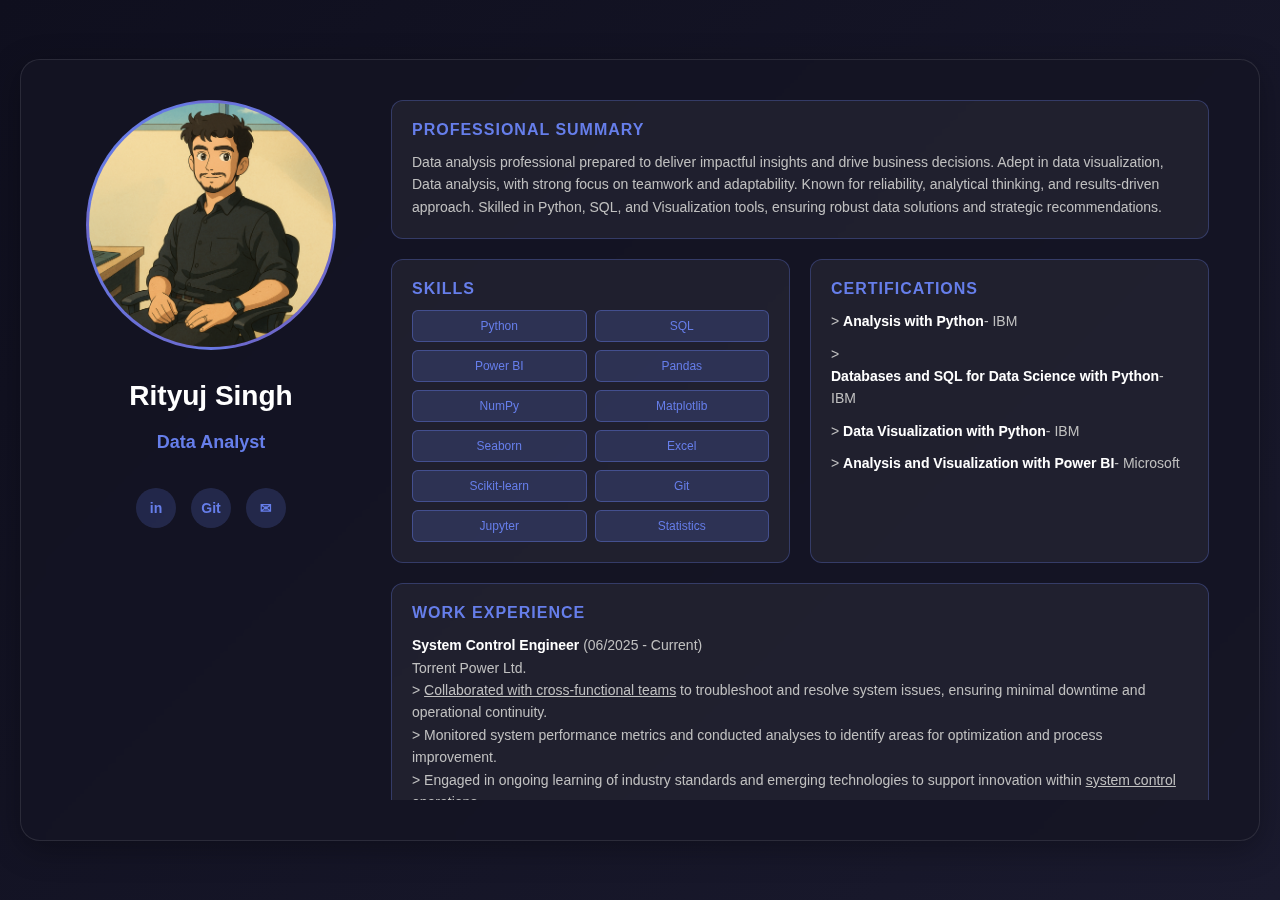
<file: Portfolio.html>
<!DOCTYPE html>
<html lang="en">
<head>
    <meta charset="UTF-8">
    <meta name="viewport" content="width=device-width, initial-scale=1.0">
    <title>Rityuj Singh - Data Analyst Portfolio</title>
    <style>
        * {
            margin: 0;
            padding: 0;
            box-sizing: border-box;
        }

        body {
            background: linear-gradient(135deg, #0f0f1e 0%, #1a1a2e 100%);
            color: #e0e0e0;
            font-family: 'Segoe UI', Tahoma, Geneva, Verdana, sans-serif;
            min-height: 100vh;
            display: flex;
            align-items: center;
            justify-content: center;
            padding: 20px;
        }

        .container {
            display: grid;
            grid-template-columns: 300px 1fr;
            gap: 30px;
            max-width: 1400px;
            background: rgba(20, 20, 35, 0.8);
            backdrop-filter: blur(10px);
            border-radius: 20px;
            padding: 40px;
            border: 1px solid rgba(255, 255, 255, 0.1);
            box-shadow: 0 8px 32px rgba(0, 0, 0, 0.3);
        }

        /* Left Side - Profile */
        .profile-section {
            display: flex;
            flex-direction: column;
            align-items: center;
            gap: 20px;
        }

        .profile-image {
            width: 250px;
            height: 250px;
            border-radius: 50%;
            background: linear-gradient(135deg, #667eea 0%, #764ba2 100%);
            display: flex;
            align-items: center;
            justify-content: center;
            border: 3px solid rgba(102, 126, 234, 0.5);
            overflow: hidden;
            object-fit: cover;
        }

        .profile-image img {
            width: 100%;
            height: 100%;
            object-fit: cover;
        }

        .name {
            font-size: 28px;
            font-weight: 700;
            color: #ffffff;
            text-align: center;
            margin-top: 10px;
        }

        .title {
            font-size: 18px;
            color: #667eea;
            font-weight: 600;
            text-align: center;
        }

        .social-links {
            display: flex;
            gap: 15px;
            margin-top: 15px;
            flex-wrap: wrap;
            justify-content: center;
        }

        .social-links a {
            display: flex;
            align-items: center;
            justify-content: center;
            width: 40px;
            height: 40px;
            border-radius: 50%;
            background: rgba(102, 126, 234, 0.2);
            color: #667eea;
            text-decoration: none;
            transition: all 0.3s ease;
            font-weight: bold;
            font-size: 14px;
        }

        .social-links a:hover {
            background: #667eea;
            color: white;
            transform: scale(1.1);
        }

        /* Right Side - Content Boxes */
        .content-section {
            display: grid;
            grid-template-columns: 1fr 1fr;
            gap: 20px;
            max-height: 700px;
            overflow-y: auto;
            padding-right: 10px;
        }

        .content-section::-webkit-scrollbar {
            width: 6px;
        }

        .content-section::-webkit-scrollbar-track {
            background: rgba(255, 255, 255, 0.05);
            border-radius: 10px;
        }

        .content-section::-webkit-scrollbar-thumb {
            background: rgba(102, 126, 234, 0.5);
            border-radius: 10px;
        }

        .box {
            background: rgba(255, 255, 255, 0.05);
            border: 1px solid rgba(102, 126, 234, 0.3);
            border-radius: 12px;
            padding: 20px;
            transition: all 0.3s ease;
        }

        .box:hover {
            background: rgba(255, 255, 255, 0.08);
            border-color: rgba(102, 126, 234, 0.6);
            transform: translateY(-5px);
        }

        .box-title {
            font-size: 16px;
            font-weight: 700;
            color: #667eea;
            margin-bottom: 12px;
            text-transform: uppercase;
            letter-spacing: 1px;
        }

        .box-content {
            font-size: 14px;
            line-height: 1.6;
            color: #c0c0c0;
        }

        .box-content strong {
            color: #ffffff;
        }

        .skills-grid {
            display: grid;
            grid-template-columns: 1fr 1fr;
            gap: 8px;
        }

        .skill-tag {
            background: rgba(102, 126, 234, 0.2);
            border: 1px solid rgba(102, 126, 234, 0.4);
            padding: 8px 12px;
            border-radius: 6px;
            font-size: 12px;
            text-align: center;
            color: #667eea;
            font-weight: 500;
        }

        .about-box {
            grid-column: 1 / -1;
        }

        .experience-box {
            grid-column: 1 / -1;
        }

        .project-box {
            grid-column: 1 / -1;
        }

        .education-box {
            grid-column: 1 / -1;
        }

        .contact-box {
            grid-column: 1 / -1;
            background: linear-gradient(135deg, rgba(102, 126, 234, 0.1) 0%, rgba(118, 75, 162, 0.1) 100%);
            border-color: rgba(102, 126, 234, 0.5);
        }

        .contact-box a {
            color: #667eea;
            text-decoration: none;
            font-weight: 600;
            transition: color 0.3s ease;
        }

        .contact-box a:hover {
            color: #764ba2;
        }

        .project-link {
            display: inline-block;
            margin-top: 10px;
            padding: 10px 16px;
            background: rgba(102, 126, 234, 0.3);
            border: 1px solid rgba(102, 126, 234, 0.6);
            border-radius: 6px;
            color: #667eea;
            text-decoration: none;
            font-weight: 600;
            transition: all 0.3s ease;
        }

        .project-link:hover {
            background: rgba(102, 126, 234, 0.6);
            color: white;
            transform: translateX(5px);
        }

        .experience-item {
            margin-bottom: 15px;
        }

        .experience-item:last-child {
            margin-bottom: 0;
        }

        .cert-item {
            margin-bottom: 10px;
        }

        .cert-item:last-child {
            margin-bottom: 0;
        }

        .cert-link {
            color: #c0c0c0;
            text-decoration: none;
            transition: all 0.3s ease;
            display: inline-block;
        }

        .cert-link:hover {
            color: #667eea;
            transform: translateX(5px);
        }

        @media (max-width: 1024px) {
            .container {
                grid-template-columns: 1fr;
                padding: 30px;
            }

            .content-section {
                grid-template-columns: 1fr;
                max-height: none;
            }
        }
    </style>
</head>
<body>
    <div class="container">
        <!-- Left Side - Profile -->
        <div class="profile-section">
            <div class="profile-image">
                <img src="Ghibli.png" alt="Rityuj Singh">
            </div>
            <div class="name">Rityuj Singh</div>
            <div class="title">Data Analyst</div>
            <div class="social-links">
                <a href="https://www.linkedin.com/in/rityujsingh08" target="_blank" title="LinkedIn">in</a>
                <a href="https://github.com/rityujsingh08" target="_blank" title="GitHub">Git</a>
                <a href="mailto:rityujsingh212@gmail.com" title="Email">✉</a>
            </div>
        </div>

        <!-- Right Side - Content Boxes -->
        <div class="content-section">
            <!-- About Box -->
            <div class="box about-box">
                <div class="box-title">Professional Summary</div>
                <div class="box-content">
                    Data analysis professional prepared to deliver impactful insights and drive business decisions. Adept in data visualization, Data analysis, with strong focus on teamwork and adaptability. Known for reliability, analytical thinking, and results-driven approach. Skilled in Python, SQL, and Visualization tools, ensuring robust data solutions and strategic recommendations.
                </div>
            </div>

            <!-- Skills Box -->
            <div class="box">
                <div class="box-title">Skills</div>
                <div class="skills-grid">
                    <div class="skill-tag">Python</div>
                    <div class="skill-tag">SQL</div>
                    <div class="skill-tag">Power BI</div>
                    <div class="skill-tag">Pandas</div>
                    <div class="skill-tag">NumPy</div>
                    <div class="skill-tag">Matplotlib</div>
                    <div class="skill-tag">Seaborn</div>
                    <div class="skill-tag">Excel</div>
                    <div class="skill-tag">Scikit-learn</div>
                    <div class="skill-tag">Git</div>
                    <div class="skill-tag">Jupyter</div>
                    <div class="skill-tag">Statistics</div>
                </div>
            </div>

            <!-- Certifications Box -->
            <div class="box">
                <div class="box-title">Certifications</div>
                <div class="box-content">
                    <div class="cert-item">> <a href="https://www.coursera.org/account/accomplishments/verify/D9R2MAY4WTXC?utm_source=link&utm_medium=certificate&utm_content=cert_image&utm_campaign=sharing_cta&utm_product=course" target="_blank" class="cert-link"><strong>Analysis with Python</strong>- IBM</a></div>
                    <div class="cert-item">> <a href="https://www.coursera.org/account/accomplishments/verify/OON9RWCEV8VT?utm_source=link&utm_medium=certificate&utm_content=cert_image&utm_campaign=sharing_cta&utm_product=course" target="_blank" class="cert-link"><strong>Databases and SQL for Data Science with Python</strong>- IBM</a></div>
                    <div class="cert-item">> <a href="https://www.coursera.org/account/accomplishments/verify/D7Y8KIK8S8OS?utm_source=link&utm_medium=certificate&utm_content=cert_image&utm_campaign=sharing_cta&utm_product=course" target="_blank" class="cert-link"><strong>Data Visualization with Python</strong>- IBM</a></div>
                    <div class="cert-item">> <a href="https://www.coursera.org/account/accomplishments/verify/RTYHYD365THX?utm_source=link&utm_medium=certificate&utm_content=cert_image&utm_campaign=sharing_cta&utm_product=course" target="_blank" class="cert-link"><strong>Analysis and Visualization with Power BI</strong>- Microsoft</a></div>
                </div>
            </div>

            <!-- Experience Box -->
            <div class="box experience-box">
                <div class="box-title">Work Experience</div>
                <div class="box-content">
                    <div class="experience-item">
                        <strong>System Control Engineer</strong> (06/2025 - Current)<br>
                        Torrent Power Ltd.<br>
                        > <u>Collaborated with cross-functional teams</u> to troubleshoot and resolve system issues, ensuring minimal downtime and operational continuity.<br>
                        > Monitored system performance metrics and conducted analyses to identify areas for optimization and process improvement.<br>
                        > Engaged in ongoing learning of industry standards and emerging technologies to support innovation within <u>system control operations.</u>
                    </div>
                    <div class="experience-item">
                        <strong>Intern - BI Analyst</strong> (06/2025 - 07/2025)<br>
                        Tata Group – (Remote)<br>
                        > <u>Comprehensive data visualization dashboards</u> for an online retail consulting project, leveraging Excel to identify key business trends and performance metrics resulting in enhanced data-driven recommendations and communication effectiveness<br>
                        > <u>Analyzed and transformed complex business data</u> using advanced visualization tools like Power BI to deliver actionable insights for demonstrating proficiency in data cleaning, analysis, and strategic optimization.<br>
                        > Completed intensive virtual data analytics internships focused on industry best practices, applying innovative visualization techniques to address complex business challenges, leading to actionable insights for clients.
                    </div>
                </div>
            </div>

            <!-- Projects Box -->
            <div class="box project-box">
                <div class="box-title">Projects</div>
                <div class="box-content">
                    <strong>Customer Churn Analysis - Telecom Industry</strong> [SQL, Python]<br>
                    > Explored 7 key customer behavior metrics, identified 26% churn rate among monthly contract users, conducted EDA with visualizations for targeted retention.<br><br>
                    
                    <strong>Sales Insights - Brick & Mortar Business</strong> [Power BI, SQL]<br>
                    > Built Power BI dashboard with 8 interactive visualizations, pinpointed top 5 products contributing 60% revenue, projected 7% Q3 revenue increase.<br><br>
                    
                    <strong>Flight Delay Analysis</strong> [Python, Pandas, Seaborn, Matplotlib]<br>
                    > Analysed 50,000+ flight records, developed 2 analytical features, identified weather delays as primary cause with peak traffic 6-8 PM.
                    <br><br>
                    <a href="https://github.com/yourprofile" target="_blank" class="project-link">View My Projects on GitHub →</a>
                </div>
            </div>

            <!-- Contact Box -->
            <div class="box contact-box">
                <div class="box-title">Get In Touch</div>
                <div class="box-content">
                    <strong>Feel free to reach out for inquiries or data science opportunities!</strong><br><br>
                    📧 <a href="mailto:rityujsingh212@gmail.com">Mail:- rityujsingh212@gmail.com</a><br>
                    🔗 <a href="https://www.linkedin.com/in/rityujsingh08" target="_blank">LinkedIn</a><br>
                    💻 <a href="https://github.com/yourprofile" target="_blank">GitHub</a><br>
                </div>
            </div>
        </div>
    </div>
</body>
</html>
</file>
